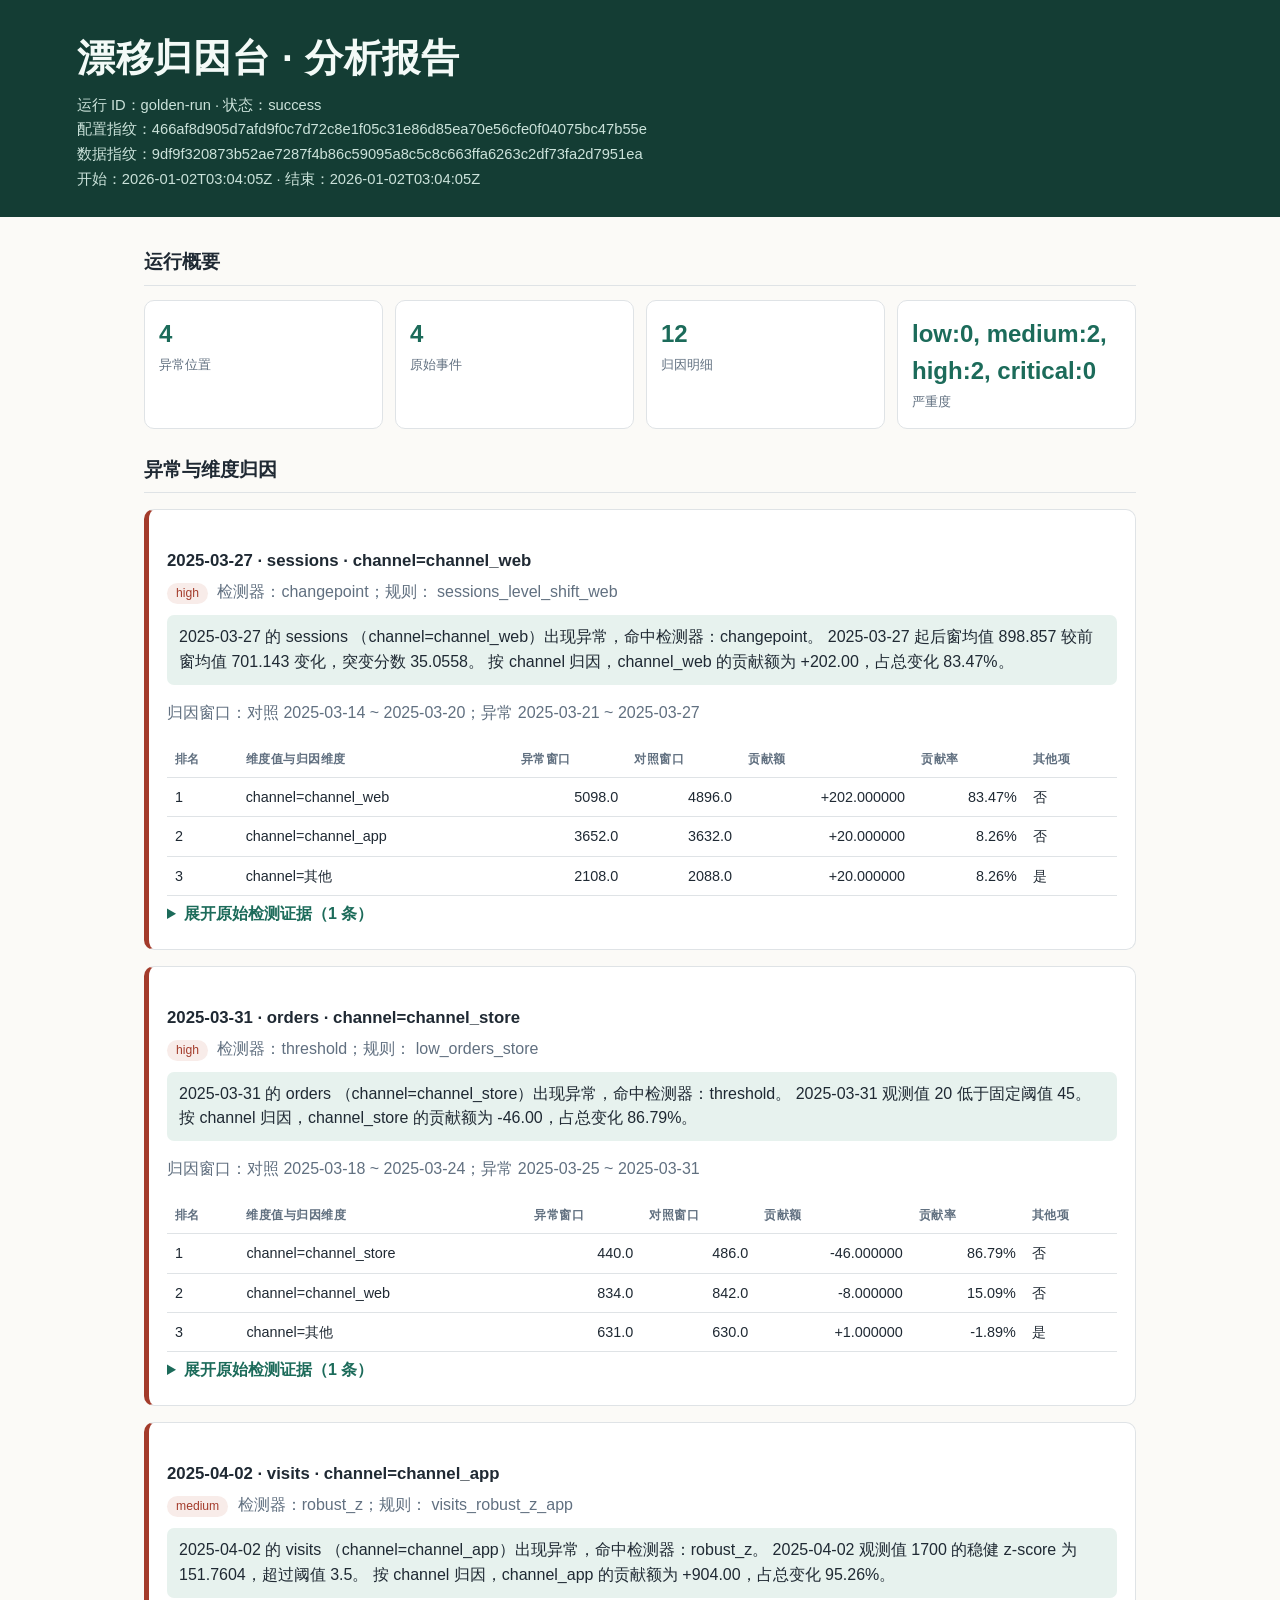
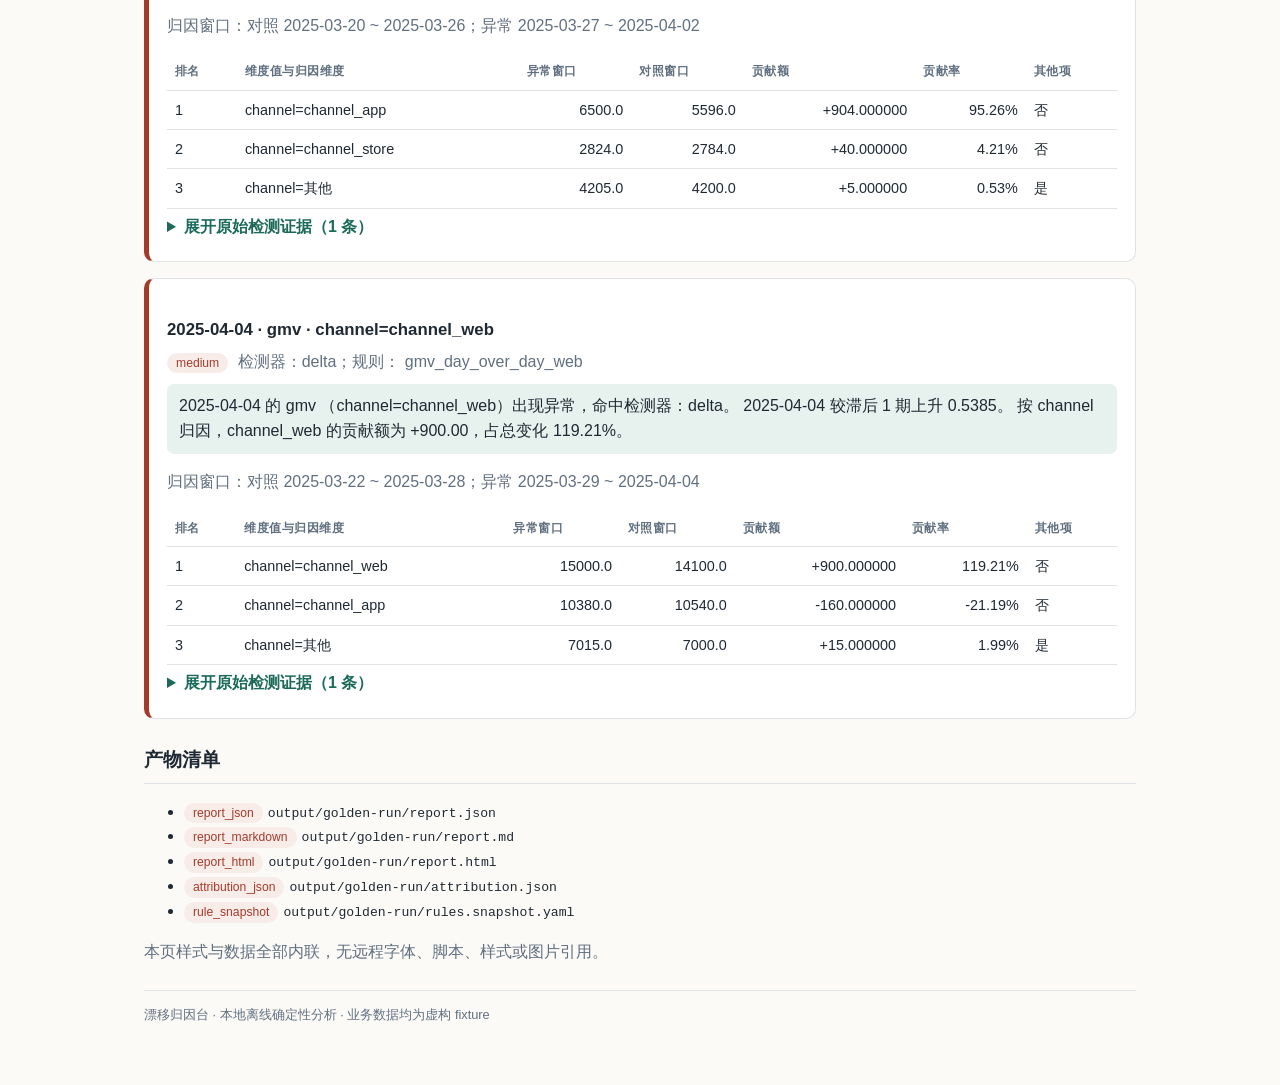
<file: tests/golden/report.html>
<!doctype html>
<html lang="zh-CN">
<head>
<meta charset="utf-8">
<meta name="viewport" content="width=device-width, initial-scale=1">
<title>漂移归因台 · golden-run</title>
<style>
:root{--ink:#1f2933;--muted:#617080;--paper:#fbfaf7;--panel:#fff;--line:#dfe3e6;
--accent:#1c6b5a;--accent-soft:#e7f2ee;--danger:#a33b2b;--danger-soft:#f8ece9}
*{box-sizing:border-box}body{margin:0;background:var(--paper);color:var(--ink);
font-family:"Segoe UI","Noto Sans SC",Arial,sans-serif;line-height:1.55}
header{background:#143d34;color:#f3faf7;padding:28px 6vw 24px}
header h1{margin:0 0 6px;font-size:clamp(1.6rem,3vw,2.4rem);letter-spacing:.02em}
header p{margin:2px 0;color:#cbe2da;font-size:.92rem;overflow-wrap:anywhere}
main{max-width:1120px;margin:0 auto;padding:30px 5vw 60px}
section{margin:0 0 26px}h2{font-size:1.2rem;border-bottom:1px solid var(--line);
padding-bottom:8px;margin:0 0 14px}h3{margin:22px 0 6px;font-size:1.05rem}
.grid{display:grid;grid-template-columns:repeat(auto-fit,minmax(170px,1fr));gap:12px}
.card{background:var(--panel);border:1px solid var(--line);border-radius:10px;padding:14px}
.card b{display:block;font-size:1.5rem;color:var(--accent)}
.card span{color:var(--muted);font-size:.84rem}
.anomaly{background:var(--panel);border:1px solid var(--line);border-left:5px solid var(--danger);
border-radius:10px;padding:16px 18px;margin:16px 0}
.narrative{background:var(--accent-soft);padding:10px 12px;border-radius:7px;margin:10px 0}
table{width:100%;border-collapse:collapse;background:var(--panel);font-size:.9rem}
th,td{text-align:left;border-bottom:1px solid var(--line);padding:8px;vertical-align:top}
th{color:var(--muted);font-size:.78rem;text-transform:uppercase;letter-spacing:.04em}
td.num{text-align:right;font-variant-numeric:tabular-nums}
.tag{display:inline-block;background:var(--danger-soft);color:var(--danger);border-radius:20px;
padding:1px 9px;font-size:.76rem;margin-right:5px}
.muted{color:var(--muted)}.mono{font-family:Consolas,monospace;font-size:.82rem;overflow-wrap:anywhere}
details{margin:6px 0}summary{cursor:pointer;color:var(--accent);font-weight:600}
ul.evidence{padding-left:20px}ul.evidence li{margin:3px 0}
footer{color:var(--muted);font-size:.8rem;border-top:1px solid var(--line);padding-top:14px}
@media(max-width:680px){th:nth-child(3),td:nth-child(3){display:none}}
</style>
</head>
<body>
<header>
  <h1>漂移归因台 · 分析报告</h1>
  <p>运行 ID：golden-run · 状态：success</p>
  <p>配置指纹：466af8d905d7afd9f0c7d72c8e1f05c31e86d85ea70e56cfe0f04075bc47b55e</p>
  <p>数据指纹：9df9f320873b52ae7287f4b86c59095a8c5c8c663ffa6263c2df73fa2d7951ea</p>
  <p>开始：2026-01-02T03:04:05Z · 结束：2026-01-02T03:04:05Z</p>
</header>
<main>
  <section><h2>运行概要</h2><div class="grid"><div class="card"><b>4</b><span>异常位置</span></div><div class="card"><b>4</b><span>原始事件</span></div><div class="card"><b>12</b><span>归因明细</span></div><div class="card"><b>low:0, medium:2, high:2, critical:0</b><span>严重度</span></div></div></section>
  <section><h2>异常与维度归因</h2>
<article class="anomaly">
  <h3>2025-03-27 · sessions ·
      channel=channel_web</h3>
  <span class="tag">high</span>
  <span class="muted">检测器：changepoint；规则：
      sessions_level_shift_web</span>
  <div class="narrative">2025-03-27 的 sessions （channel=channel_web）出现异常，命中检测器：changepoint。 2025-03-27 起后窗均值 898.857 较前窗均值 701.143 变化，突变分数 35.0558。 按 channel 归因，channel_web 的贡献额为 +202.00，占总变化 83.47%。</div>
  <p class="muted">归因窗口：对照 2025-03-14 ~ 2025-03-20；异常 2025-03-21 ~ 2025-03-27</p>
  <table><thead><tr><th>排名</th><th>维度值与归因维度</th><th>异常窗口</th><th>对照窗口</th><th>贡献额</th><th>贡献率</th><th>其他项</th></tr></thead><tbody><tr><td>1</td><td>channel=channel_web</td><td class="num">5098.0</td><td class="num">4896.0</td><td class="num">+202.000000</td><td class="num">83.47%</td><td>否</td></tr><tr><td>2</td><td>channel=channel_app</td><td class="num">3652.0</td><td class="num">3632.0</td><td class="num">+20.000000</td><td class="num">8.26%</td><td>否</td></tr><tr><td>3</td><td>channel=其他</td><td class="num">2108.0</td><td class="num">2088.0</td><td class="num">+20.000000</td><td class="num">8.26%</td><td>是</td></tr></tbody></table>
  <details><summary>展开原始检测证据（1 条）</summary>
    <ul class="evidence"><li><b>sessions_level_shift_web</b> / changepoint：2025-03-27 起后窗均值 898.857 较前窗均值 701.143 变化，突变分数 35.0558 <span class="muted">score=35.055766</span></li></ul>
  </details>
</article>

<article class="anomaly">
  <h3>2025-03-31 · orders ·
      channel=channel_store</h3>
  <span class="tag">high</span>
  <span class="muted">检测器：threshold；规则：
      low_orders_store</span>
  <div class="narrative">2025-03-31 的 orders （channel=channel_store）出现异常，命中检测器：threshold。 2025-03-31 观测值 20 低于固定阈值 45。 按 channel 归因，channel_store 的贡献额为 -46.00，占总变化 86.79%。</div>
  <p class="muted">归因窗口：对照 2025-03-18 ~ 2025-03-24；异常 2025-03-25 ~ 2025-03-31</p>
  <table><thead><tr><th>排名</th><th>维度值与归因维度</th><th>异常窗口</th><th>对照窗口</th><th>贡献额</th><th>贡献率</th><th>其他项</th></tr></thead><tbody><tr><td>1</td><td>channel=channel_store</td><td class="num">440.0</td><td class="num">486.0</td><td class="num">-46.000000</td><td class="num">86.79%</td><td>否</td></tr><tr><td>2</td><td>channel=channel_web</td><td class="num">834.0</td><td class="num">842.0</td><td class="num">-8.000000</td><td class="num">15.09%</td><td>否</td></tr><tr><td>3</td><td>channel=其他</td><td class="num">631.0</td><td class="num">630.0</td><td class="num">+1.000000</td><td class="num">-1.89%</td><td>是</td></tr></tbody></table>
  <details><summary>展开原始检测证据（1 条）</summary>
    <ul class="evidence"><li><b>low_orders_store</b> / threshold：2025-03-31 观测值 20 低于固定阈值 45 <span class="muted">score=-25.0</span></li></ul>
  </details>
</article>

<article class="anomaly">
  <h3>2025-04-02 · visits ·
      channel=channel_app</h3>
  <span class="tag">medium</span>
  <span class="muted">检测器：robust_z；规则：
      visits_robust_z_app</span>
  <div class="narrative">2025-04-02 的 visits （channel=channel_app）出现异常，命中检测器：robust_z。 2025-04-02 观测值 1700 的稳健 z-score 为 151.7604，超过阈值 3.5。 按 channel 归因，channel_app 的贡献额为 +904.00，占总变化 95.26%。</div>
  <p class="muted">归因窗口：对照 2025-03-20 ~ 2025-03-26；异常 2025-03-27 ~ 2025-04-02</p>
  <table><thead><tr><th>排名</th><th>维度值与归因维度</th><th>异常窗口</th><th>对照窗口</th><th>贡献额</th><th>贡献率</th><th>其他项</th></tr></thead><tbody><tr><td>1</td><td>channel=channel_app</td><td class="num">6500.0</td><td class="num">5596.0</td><td class="num">+904.000000</td><td class="num">95.26%</td><td>否</td></tr><tr><td>2</td><td>channel=channel_store</td><td class="num">2824.0</td><td class="num">2784.0</td><td class="num">+40.000000</td><td class="num">4.21%</td><td>否</td></tr><tr><td>3</td><td>channel=其他</td><td class="num">4205.0</td><td class="num">4200.0</td><td class="num">+5.000000</td><td class="num">0.53%</td><td>是</td></tr></tbody></table>
  <details><summary>展开原始检测证据（1 条）</summary>
    <ul class="evidence"><li><b>visits_robust_z_app</b> / robust_z：2025-04-02 观测值 1700 的稳健 z-score 为 151.7604，超过阈值 3.5 <span class="muted">score=151.760421</span></li></ul>
  </details>
</article>

<article class="anomaly">
  <h3>2025-04-04 · gmv ·
      channel=channel_web</h3>
  <span class="tag">medium</span>
  <span class="muted">检测器：delta；规则：
      gmv_day_over_day_web</span>
  <div class="narrative">2025-04-04 的 gmv （channel=channel_web）出现异常，命中检测器：delta。 2025-04-04 较滞后 1 期上升 0.5385。 按 channel 归因，channel_web 的贡献额为 +900.00，占总变化 119.21%。</div>
  <p class="muted">归因窗口：对照 2025-03-22 ~ 2025-03-28；异常 2025-03-29 ~ 2025-04-04</p>
  <table><thead><tr><th>排名</th><th>维度值与归因维度</th><th>异常窗口</th><th>对照窗口</th><th>贡献额</th><th>贡献率</th><th>其他项</th></tr></thead><tbody><tr><td>1</td><td>channel=channel_web</td><td class="num">15000.0</td><td class="num">14100.0</td><td class="num">+900.000000</td><td class="num">119.21%</td><td>否</td></tr><tr><td>2</td><td>channel=channel_app</td><td class="num">10380.0</td><td class="num">10540.0</td><td class="num">-160.000000</td><td class="num">-21.19%</td><td>否</td></tr><tr><td>3</td><td>channel=其他</td><td class="num">7015.0</td><td class="num">7000.0</td><td class="num">+15.000000</td><td class="num">1.99%</td><td>是</td></tr></tbody></table>
  <details><summary>展开原始检测证据（1 条）</summary>
    <ul class="evidence"><li><b>gmv_day_over_day_web</b> / delta：2025-04-04 较滞后 1 期上升 0.5385 <span class="muted">score=0.538462</span></li></ul>
  </details>
</article>
</section>
  <section><h2>产物清单</h2><ul><li><span class="tag">report_json</span><span class="mono">output/golden-run/report.json</span></li><li><span class="tag">report_markdown</span><span class="mono">output/golden-run/report.md</span></li><li><span class="tag">report_html</span><span class="mono">output/golden-run/report.html</span></li><li><span class="tag">attribution_json</span><span class="mono">output/golden-run/attribution.json</span></li><li><span class="tag">rule_snapshot</span><span class="mono">output/golden-run/rules.snapshot.yaml</span></li></ul>
    <p class="muted">本页样式与数据全部内联，无远程字体、脚本、样式或图片引用。</p>
  </section>
  <footer>漂移归因台 · 本地离线确定性分析 · 业务数据均为虚构 fixture</footer>
</main>
</body>
</html>
</file>
